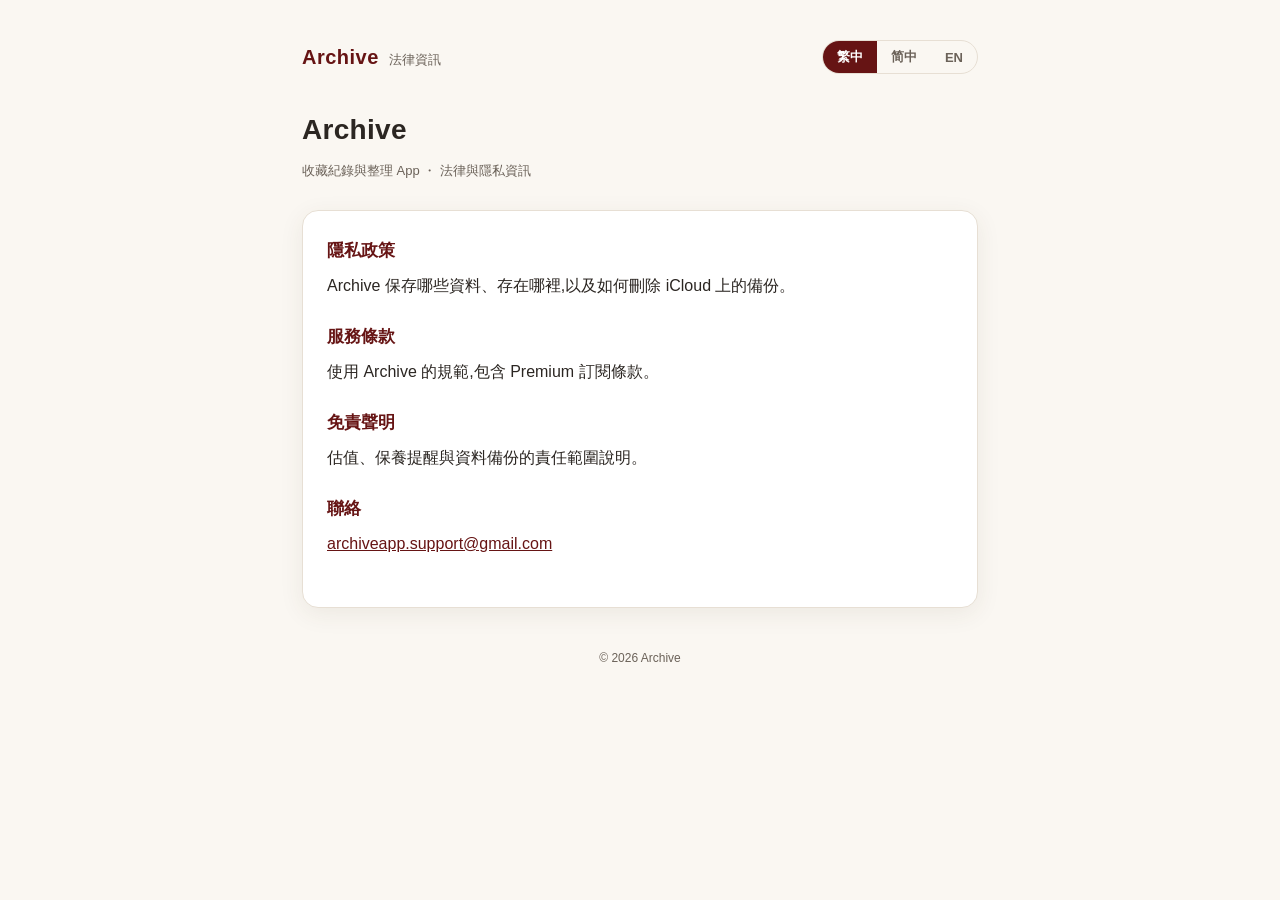
<file: index.html>
<!DOCTYPE html>
<html lang="zh-Hant" data-lang="zh">
<head>
<meta charset="utf-8">
<meta name="viewport" content="width=device-width, initial-scale=1">
<title>Archive — 法律資訊 Legal</title>
<link rel="stylesheet" href="assets/legal.css">
</head>
<body>
<div class="wrap">
  <div class="topbar">
    <div class="brand"><a href="index.html">Archive</a><span class="zh">法律資訊</span><span class="zhHans">法律信息</span><span class="en">Legal</span></div>
    <div class="lang">
      <button data-lang="zh">繁中</button>
      <button data-lang="zhHans">简中</button>
      <button data-lang="en">EN</button>
    </div>
  </div>

  <h1>Archive</h1>
  <p class="updated"><span class="zh">收藏紀錄與整理 App ・ 法律與隱私資訊</span><span class="zhHans">收藏记录与整理 App ・ 法律与隐私信息</span><span class="en">A collection catalog app ・ Legal &amp; privacy information</span></p>

  <div class="card">
    <section>
      <h2><a href="privacy.html"><span class="zh">隱私政策</span><span class="zhHans">隐私政策</span><span class="en">Privacy Policy</span></a></h2>
      <p><span class="zh">Archive 保存哪些資料、存在哪裡,以及如何刪除 iCloud 上的備份。</span><span class="zhHans">Archive 保存哪些数据、存在哪里,以及如何删除 iCloud 上的备份。</span><span class="en">What Archive stores, where it lives, and how to delete your iCloud backup.</span></p>
    </section>
    <section>
      <h2><a href="terms.html"><span class="zh">服務條款</span><span class="zhHans">服务条款</span><span class="en">Terms of Service</span></a></h2>
      <p><span class="zh">使用 Archive 的規範,包含 Premium 訂閱條款。</span><span class="zhHans">使用 Archive 的规范,包含 Premium 订阅条款。</span><span class="en">The rules for using Archive, including Premium subscription terms.</span></p>
    </section>
    <section>
      <h2><a href="disclaimer.html"><span class="zh">免責聲明</span><span class="zhHans">免责声明</span><span class="en">Disclaimer</span></a></h2>
      <p><span class="zh">估值、保養提醒與資料備份的責任範圍說明。</span><span class="zhHans">估值、保养提醒与数据备份的责任范围说明。</span><span class="en">Scope of responsibility for valuations, maintenance reminders, and data backup.</span></p>
    </section>
    <section>
      <h2><span class="zh">聯絡</span><span class="zhHans">联系</span><span class="en">Contact</span></h2>
      <p><a href="mailto:archiveapp.support@gmail.com">archiveapp.support@gmail.com</a></p>
    </section>
  </div>
  <footer>© 2026 Archive</footer>
</div>
<script src="assets/legal.js"></script>
</body>
</html>
</file>
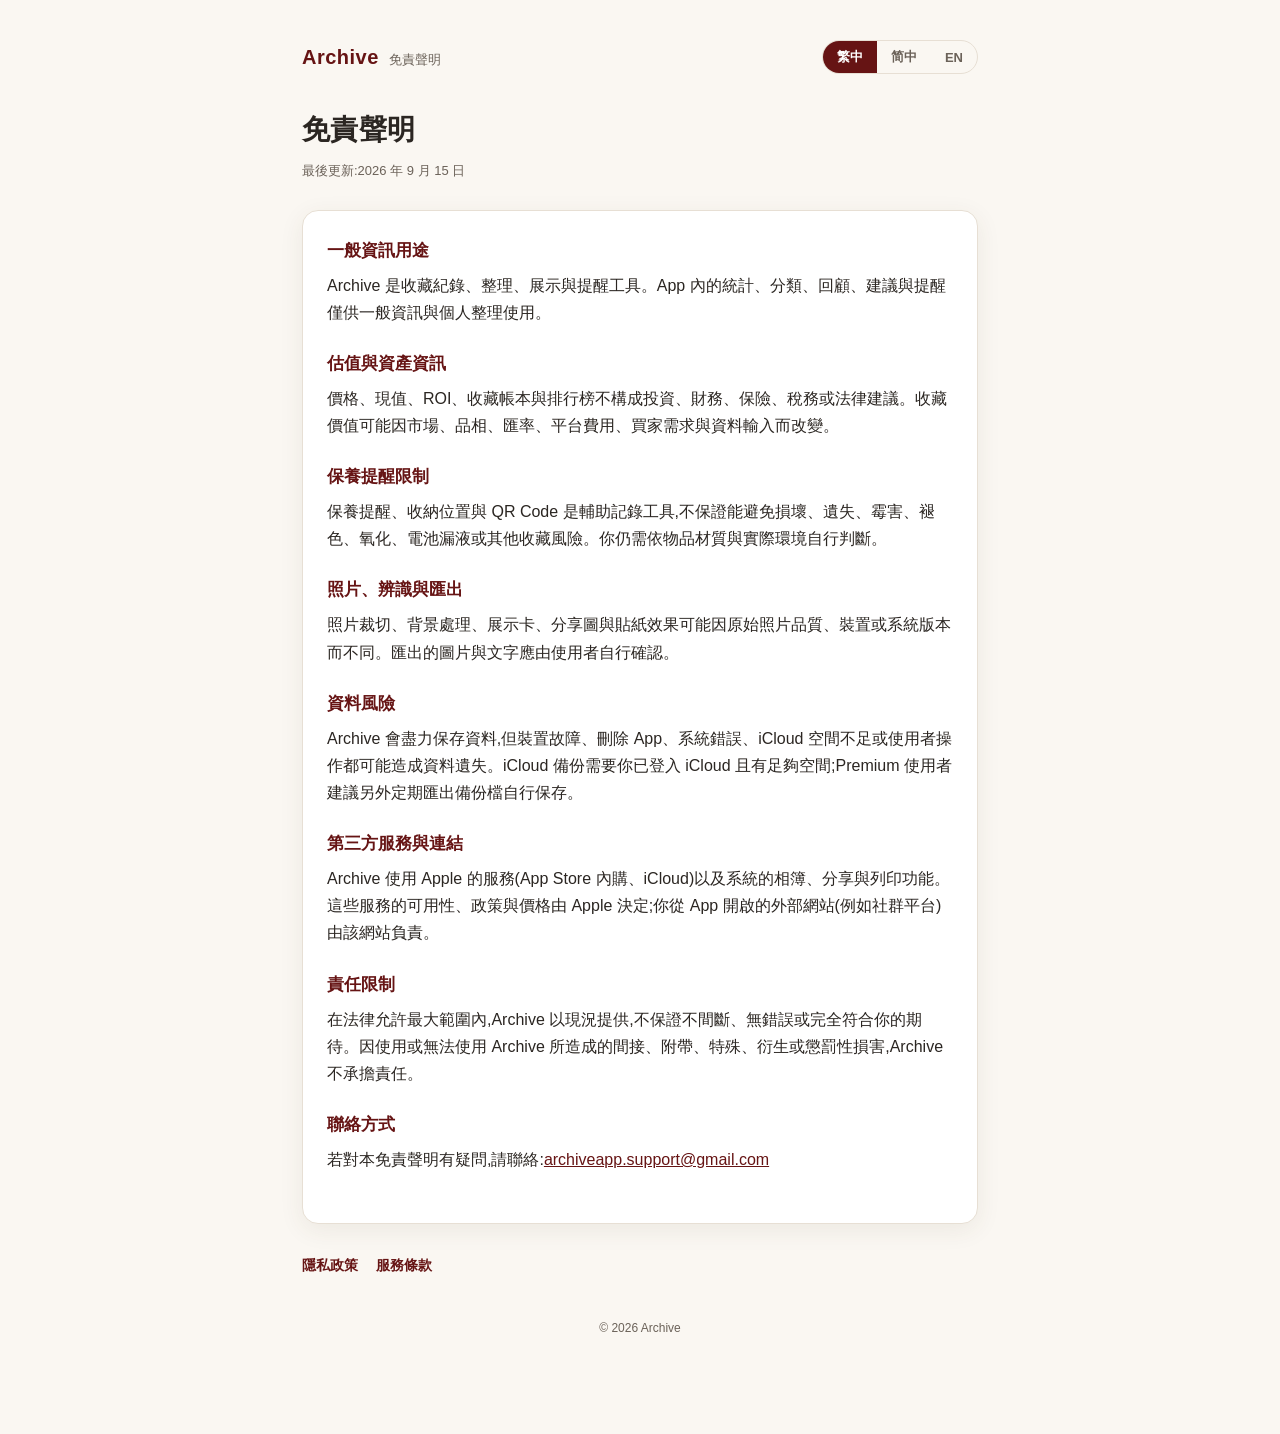
<file: disclaimer.html>
<!DOCTYPE html>
<html lang="zh-Hant" data-lang="zh">
<head>
<meta charset="utf-8">
<meta name="viewport" content="width=device-width, initial-scale=1">
<title>Archive — 免責聲明 Disclaimer</title>
<link rel="stylesheet" href="assets/legal.css">
</head>
<body>
<div class="wrap">
  <div class="topbar">
    <div class="brand"><a href="index.html">Archive</a><span class="zh">免責聲明</span><span class="zhHans">免责声明</span><span class="en">Disclaimer</span></div>
    <div class="lang">
      <button data-lang="zh">繁中</button>
      <button data-lang="zhHans">简中</button>
      <button data-lang="en">EN</button>
    </div>
  </div>

  <h1><span class="zh">免責聲明</span><span class="zhHans">免责声明</span><span class="en">Disclaimer</span></h1>
  <p class="updated"><span class="zh">最後更新:2026 年 9 月 15 日</span><span class="zhHans">最后更新:2026 年 9 月 15 日</span><span class="en">Last updated: September 15, 2026</span></p>

  <div class="card">
    <section>
      <h2><span class="zh">一般資訊用途</span><span class="zhHans">一般信息用途</span><span class="en">General Information Only</span></h2>
      <p><span class="zh">Archive 是收藏紀錄、整理、展示與提醒工具。App 內的統計、分類、回顧、建議與提醒僅供一般資訊與個人整理使用。</span><span class="zhHans">Archive 是收藏记录、整理、展示与提醒工具。App 内的统计、分类、回顾、建议与提醒仅供一般信息与个人整理使用。</span><span class="en">Archive is a tool for collection records, organization, display, and reminders. Statistics, categories, recaps, suggestions, and reminders are for general information and personal organization only.</span></p>
    </section>
    <section>
      <h2><span class="zh">估值與資產資訊</span><span class="zhHans">估值与资产信息</span><span class="en">Valuation and Asset Information</span></h2>
      <p><span class="zh">價格、現值、ROI、收藏帳本與排行榜不構成投資、財務、保險、稅務或法律建議。收藏價值可能因市場、品相、匯率、平台費用、買家需求與資料輸入而改變。</span><span class="zhHans">价格、现值、ROI、收藏账本与排行榜不构成投资、财务、保险、税务或法律建议。收藏价值可能因市场、品相、汇率、平台费用、买家需求与数据输入而改变。</span><span class="en">Prices, current values, ROI, asset dashboards, and rankings are not investment, financial, insurance, tax, or legal advice. Collection values may change based on market conditions, condition, exchange rates, platform fees, buyer demand, and user-entered data.</span></p>
    </section>
    <section>
      <h2><span class="zh">保養提醒限制</span><span class="zhHans">保养提醒限制</span><span class="en">Maintenance Reminder Limits</span></h2>
      <p><span class="zh">保養提醒、收納位置與 QR Code 是輔助記錄工具,不保證能避免損壞、遺失、霉害、褪色、氧化、電池漏液或其他收藏風險。你仍需依物品材質與實際環境自行判斷。</span><span class="zhHans">保养提醒、收纳位置与 QR Code 是辅助记录工具,不保证能避免损坏、遗失、霉害、褪色、氧化、电池漏液或其他收藏风险。你仍需依物品材质与实际环境自行判断。</span><span class="en">Maintenance reminders, storage locations, and QR codes are record-keeping aids. They do not guarantee prevention of damage, loss, mold, fading, oxidation, battery leakage, or other collection risks. You remain responsible for decisions based on each item's material and environment.</span></p>
    </section>
    <section>
      <h2><span class="zh">照片、辨識與匯出</span><span class="zhHans">照片、辨识与导出</span><span class="en">Photos, Processing, and Exports</span></h2>
      <p><span class="zh">照片裁切、背景處理、展示卡、分享圖與貼紙效果可能因原始照片品質、裝置或系統版本而不同。匯出的圖片與文字應由使用者自行確認。</span><span class="zhHans">照片裁切、背景处理、展示卡、分享图与贴纸效果可能因原始照片质量、设备或系统版本而不同。导出的图片与文字应由用户自行确认。</span><span class="en">Photo cropping, background processing, display cards, share images, and sticker effects may vary based on original photo quality, device, or system version. Users should review exported images and text before sharing.</span></p>
    </section>
    <section>
      <h2><span class="zh">資料風險</span><span class="zhHans">数据风险</span><span class="en">Data Risks</span></h2>
      <p><span class="zh">Archive 會盡力保存資料,但裝置故障、刪除 App、系統錯誤、iCloud 空間不足或使用者操作都可能造成資料遺失。iCloud 備份需要你已登入 iCloud 且有足夠空間;Premium 使用者建議另外定期匯出備份檔自行保存。</span><span class="zhHans">Archive 会尽力保存数据,但设备故障、删除 App、系统错误、iCloud 空间不足或用户操作都可能造成数据遗失。iCloud 备份需要你已登录 iCloud 且有足够空间;Premium 用户建议另外定期导出备份文件自行保存。</span><span class="en">Archive works to preserve data, but device failure, app deletion, system errors, insufficient iCloud storage, or user actions may cause data loss. iCloud backup requires being signed in to iCloud with enough space; Premium users are encouraged to also export a backup file regularly.</span></p>
    </section>
    <section>
      <h2><span class="zh">第三方服務與連結</span><span class="zhHans">第三方服务与链接</span><span class="en">Third-Party Services and Links</span></h2>
      <p><span class="zh">Archive 使用 Apple 的服務(App Store 內購、iCloud)以及系統的相簿、分享與列印功能。這些服務的可用性、政策與價格由 Apple 決定;你從 App 開啟的外部網站(例如社群平台)由該網站負責。</span><span class="zhHans">Archive 使用 Apple 的服务(App Store 内购、iCloud)以及系统的相册、分享与打印功能。这些服务的可用性、政策与价格由 Apple 决定;你从 App 打开的外部网站(例如社群平台)由该网站负责。</span><span class="en">Archive relies on Apple services (App Store in-app purchases and iCloud) and system features such as the photo library, sharing, and printing. Availability, policies, and pricing of these services are controlled by Apple; external websites you open from the app, such as social platforms, are the responsibility of those sites.</span></p>
    </section>
    <section>
      <h2><span class="zh">責任限制</span><span class="zhHans">责任限制</span><span class="en">Limitation of Liability</span></h2>
      <p><span class="zh">在法律允許最大範圍內,Archive 以現況提供,不保證不間斷、無錯誤或完全符合你的期待。因使用或無法使用 Archive 所造成的間接、附帶、特殊、衍生或懲罰性損害,Archive 不承擔責任。</span><span class="zhHans">在法律允许最大范围内,Archive 以现况提供,不保证不间断、无错误或完全符合你的期待。因使用或无法使用 Archive 所造成的间接、附带、特殊、衍生或惩罚性损害,Archive 不承担责任。</span><span class="en">To the maximum extent permitted by law, Archive is provided as is and as available. Archive does not guarantee uninterrupted, error-free, or expectation-matching operation. Archive is not liable for indirect, incidental, special, consequential, or punitive damages arising from use or inability to use Archive.</span></p>
    </section>
    <section>
      <h2><span class="zh">聯絡方式</span><span class="zhHans">联系方式</span><span class="en">Contact</span></h2>
      <p><span class="zh">若對本免責聲明有疑問,請聯絡:<a href="mailto:archiveapp.support@gmail.com">archiveapp.support@gmail.com</a></span><span class="zhHans">若对本免责声明有疑问,请联系:<a href="mailto:archiveapp.support@gmail.com">archiveapp.support@gmail.com</a></span><span class="en">For questions about this Disclaimer, contact: <a href="mailto:archiveapp.support@gmail.com">archiveapp.support@gmail.com</a></span></p>
    </section>
  </div>

  <div class="nav">
    <a href="privacy.html"><span class="zh">隱私政策</span><span class="zhHans">隐私政策</span><span class="en">Privacy Policy</span></a>
    <a href="terms.html"><span class="zh">服務條款</span><span class="zhHans">服务条款</span><span class="en">Terms of Service</span></a>
  </div>
  <footer>© 2026 Archive</footer>
</div>
<script src="assets/legal.js"></script>
</body>
</html>
</file>
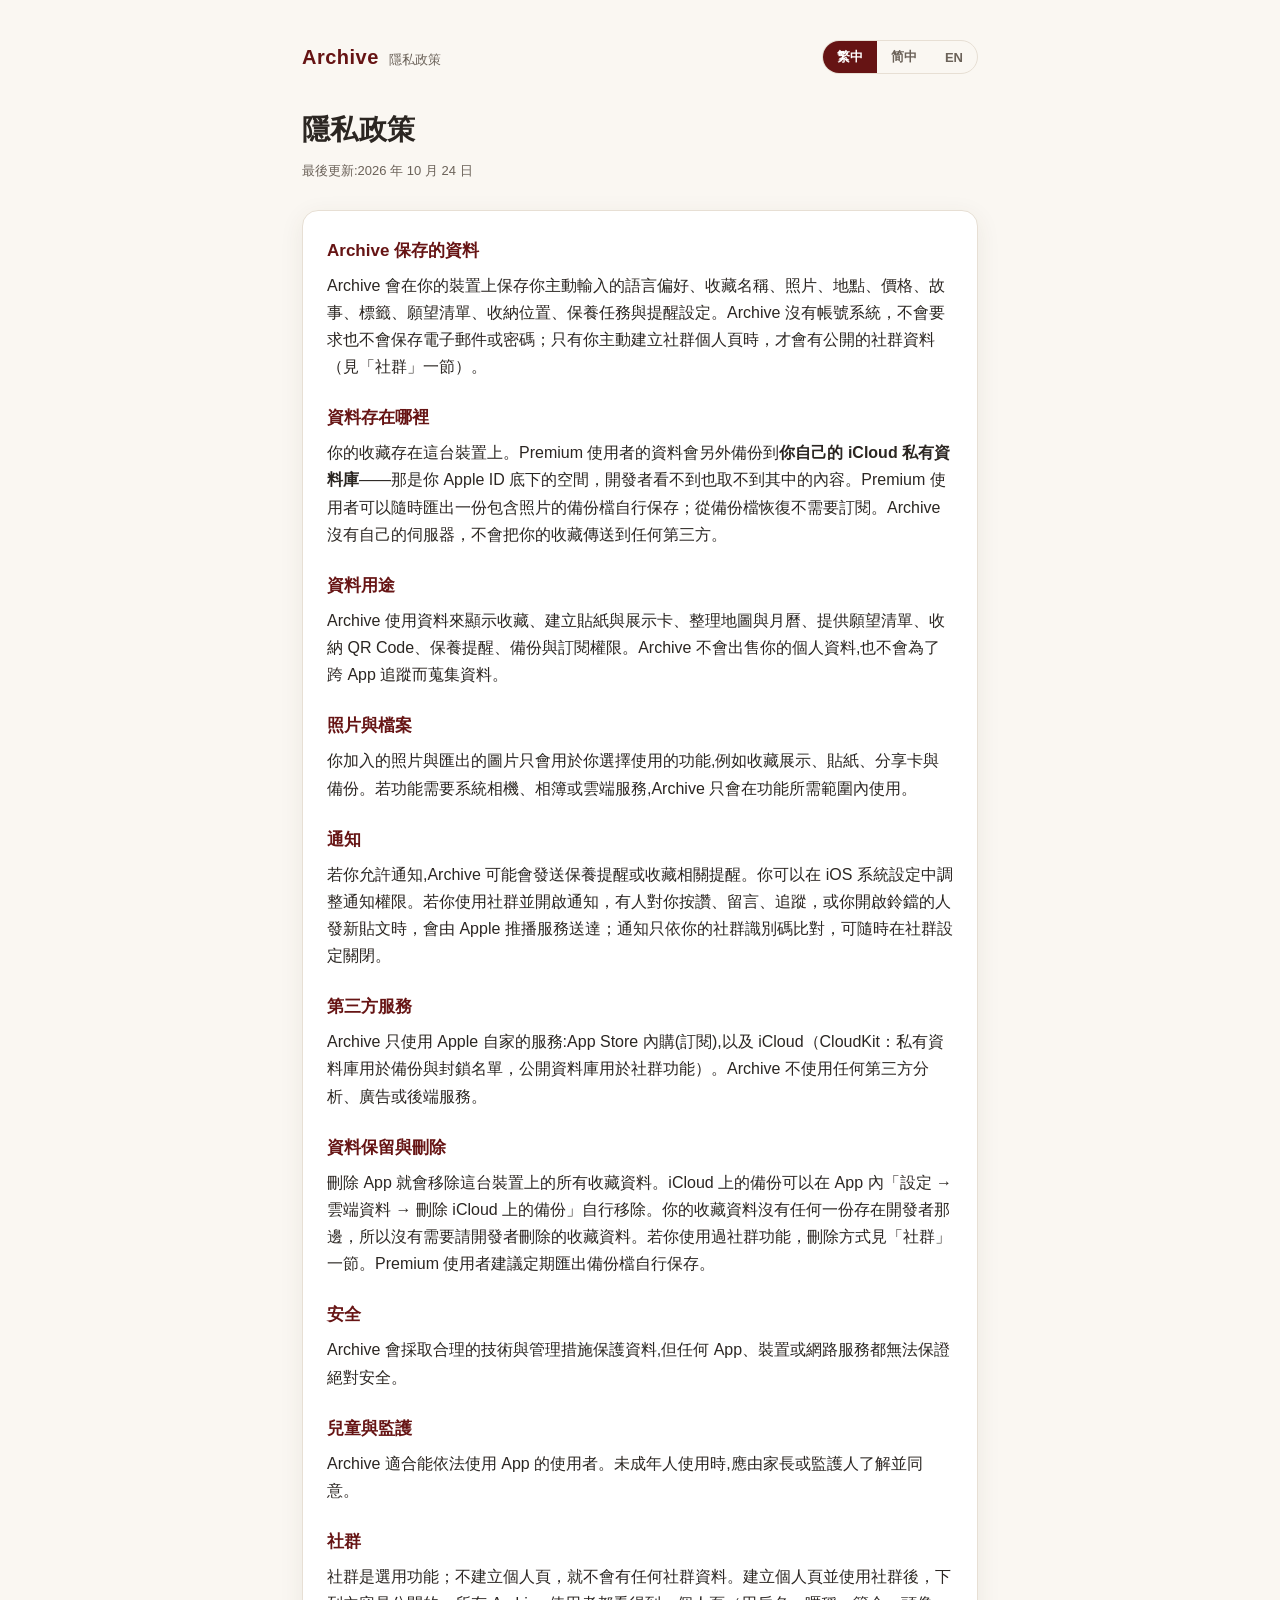
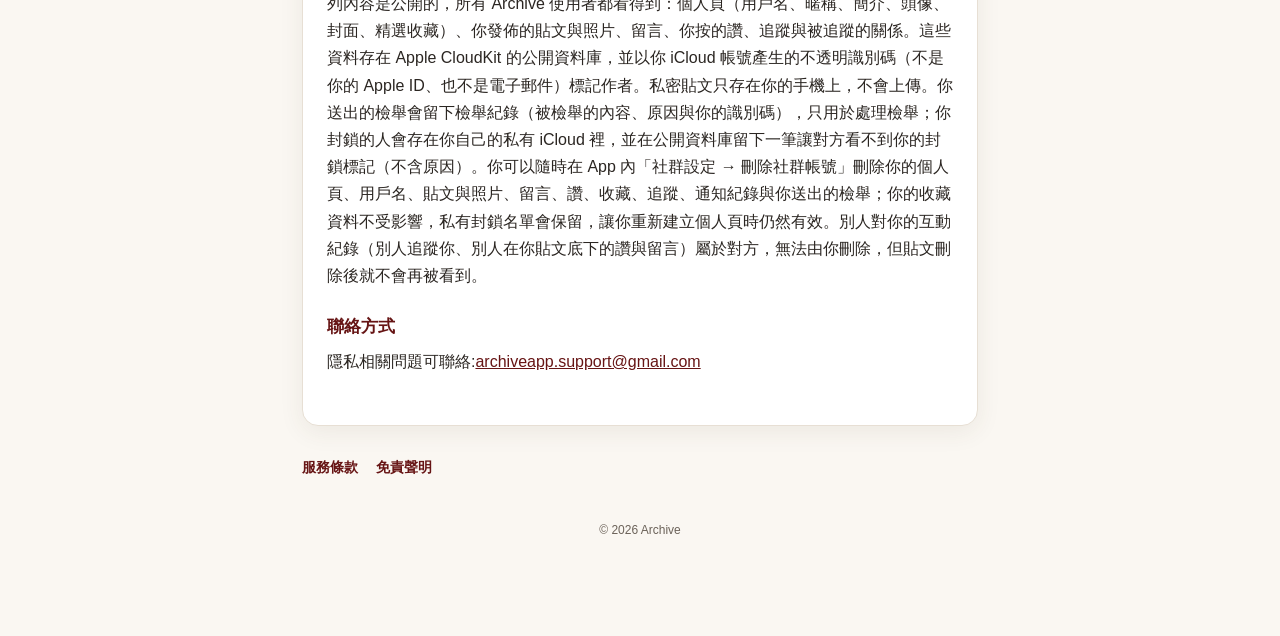
<file: privacy.html>
<!DOCTYPE html>
<html lang="zh-Hant" data-lang="zh">
<head>
<meta charset="utf-8">
<meta name="viewport" content="width=device-width, initial-scale=1">
<title>Archive — 隱私政策 Privacy Policy</title>
<link rel="stylesheet" href="assets/legal.css">
</head>
<body>
<div class="wrap">
  <div class="topbar">
    <div class="brand"><a href="index.html">Archive</a><span class="zh">隱私政策</span><span class="zhHans">隐私政策</span><span class="en">Privacy Policy</span></div>
    <div class="lang">
      <button data-lang="zh">繁中</button>
      <button data-lang="zhHans">简中</button>
      <button data-lang="en">EN</button>
    </div>
  </div>

  <h1><span class="zh">隱私政策</span><span class="zhHans">隐私政策</span><span class="en">Privacy Policy</span></h1>
  <p class="updated"><span class="zh">最後更新:2026 年 10 月 24 日</span><span class="zhHans">最后更新:2026 年 10 月 24 日</span><span class="en">Last updated: October 24, 2026</span></p>

  <div class="card">
    <section>
      <h2><span class="zh">Archive 保存的資料</span><span class="zhHans">Archive 保存的数据</span><span class="en">Information Archive Stores</span></h2>
      <p><span class="zh">Archive 會在你的裝置上保存你主動輸入的語言偏好、收藏名稱、照片、地點、價格、故事、標籤、願望清單、收納位置、保養任務與提醒設定。Archive 沒有帳號系統，不會要求也不會保存電子郵件或密碼；只有你主動建立社群個人頁時，才會有公開的社群資料（見「社群」一節）。</span><span class="zhHans">Archive 会在你的设备上保存你主动输入的语言偏好、收藏名称、照片、地点、价格、故事、标签、愿望清单、收纳位置、保养任务与提醒设置。Archive 没有账号系统，不会要求也不会保存电子邮件或密码；只有你主动创建社群个人页时，才会有公开的社群数据（见「社群」一节）。</span><span class="en">Archive stores the language preference, collection names, photos, locations, prices, stories, tags, wishlist entries, storage locations, maintenance tasks, and reminder settings you choose to provide — on your device. Archive has no accounts and never asks for or stores an email address or password; community data exists only if you choose to create a community profile (see "Community").</span></p>
    </section>
    <section>
      <h2><span class="zh">資料存在哪裡</span><span class="zhHans">数据存在哪里</span><span class="en">Where Your Data Lives</span></h2>
      <p><span class="zh">你的收藏存在這台裝置上。Premium 使用者的資料會另外備份到<strong>你自己的 iCloud 私有資料庫</strong>——那是你 Apple ID 底下的空間，開發者看不到也取不到其中的內容。Premium 使用者可以隨時匯出一份包含照片的備份檔自行保存；從備份檔恢復不需要訂閱。Archive 沒有自己的伺服器，不會把你的收藏傳送到任何第三方。</span><span class="zhHans">你的收藏存在这台设备上。Premium 用户的数据会另外备份到<strong>你自己的 iCloud 私有数据库</strong>——那是你 Apple ID 底下的空间，开发者看不到也取不到其中的内容。Premium 用户可以随时导出一份包含照片的备份文件自行保存；从备份文件恢复不需要订阅。Archive 没有自己的服务器，不会把你的收藏传送到任何第三方。</span><span class="en">Your collection lives on this device. For Premium users it is also backed up to <strong>your own private iCloud database</strong> — space under your Apple ID that the developer cannot see or retrieve. Premium users can export a backup file including photos at any time and keep it themselves; restoring from a backup file never requires a subscription. Archive runs no server of its own and does not send your collection to any third party.</span></p>
    </section>
    <section>
      <h2><span class="zh">資料用途</span><span class="zhHans">数据用途</span><span class="en">How We Use Information</span></h2>
      <p><span class="zh">Archive 使用資料來顯示收藏、建立貼紙與展示卡、整理地圖與月曆、提供願望清單、收納 QR Code、保養提醒、備份與訂閱權限。Archive 不會出售你的個人資料,也不會為了跨 App 追蹤而蒐集資料。</span><span class="zhHans">Archive 使用数据来显示收藏、创建贴纸与展示卡、整理地图与月历、提供愿望清单、收纳 QR Code、保养提醒、备份与订阅权限。Archive 不会出售你的个人资料,也不会为了跨 App 追踪而搜集数据。</span><span class="en">Archive uses data to display collections, create stickers and display cards, organize maps and calendars, provide wishlists, storage QR codes, maintenance reminders, backups, and subscription access. Archive does not sell your personal information and does not collect data for cross-app tracking.</span></p>
    </section>
    <section>
      <h2><span class="zh">照片與檔案</span><span class="zhHans">照片与文件</span><span class="en">Photos and Files</span></h2>
      <p><span class="zh">你加入的照片與匯出的圖片只會用於你選擇使用的功能,例如收藏展示、貼紙、分享卡與備份。若功能需要系統相機、相簿或雲端服務,Archive 只會在功能所需範圍內使用。</span><span class="zhHans">你加入的照片与导出的图片只会用于你选择使用的功能,例如收藏展示、贴纸、分享卡与备份。若功能需要系统相机、相册或云端服务,Archive 只会在功能所需范围内使用。</span><span class="en">Photos and exported images are used only for features you choose, such as collection display, stickers, share cards, and backups. When camera, photo library, or cloud services are needed, Archive uses them only as required for the feature.</span></p>
    </section>
    <section>
      <h2><span class="zh">通知</span><span class="zhHans">通知</span><span class="en">Notifications</span></h2>
      <p><span class="zh">若你允許通知,Archive 可能會發送保養提醒或收藏相關提醒。你可以在 iOS 系統設定中調整通知權限。若你使用社群並開啟通知，有人對你按讚、留言、追蹤，或你開啟鈴鐺的人發新貼文時，會由 Apple 推播服務送達；通知只依你的社群識別碼比對，可隨時在社群設定關閉。</span><span class="zhHans">若你允许通知,Archive 可能会发送保养提醒或收藏相关提醒。你可以在 iOS 系统设置中调整通知权限。若你使用社群并开启通知，有人对你点赞、留言、关注，或你开启铃铛的人发新帖子时，会由 Apple 推送服务送达；通知只依你的社群标识符匹配，可随时在社群设置关闭。</span><span class="en">If you allow notifications, Archive may send maintenance reminders or collection-related reminders. You can change notification permissions in iOS Settings. If you use the community and turn notifications on, Apple's push service delivers an alert when someone likes, comments on or follows you, or when someone whose bell you turned on posts; alerts are matched only by your community identifier and can be turned off any time in Community settings.</span></p>
    </section>
    <section>
      <h2><span class="zh">第三方服務</span><span class="zhHans">第三方服务</span><span class="en">Third-Party Services</span></h2>
      <p><span class="zh">Archive 只使用 Apple 自家的服務:App Store 內購(訂閱),以及 iCloud（CloudKit：私有資料庫用於備份與封鎖名單，公開資料庫用於社群功能）。Archive 不使用任何第三方分析、廣告或後端服務。</span><span class="zhHans">Archive 只使用 Apple 自家的服务:App Store 内购(订阅),以及 iCloud（CloudKit：私有数据库用于备份与拉黑名单，公开数据库用于社群功能）。Archive 不使用任何第三方分析、广告或后端服务。</span><span class="en">Archive uses only Apple's own services: App Store in-app purchases for subscriptions, and iCloud (CloudKit: the private database for backup and your block list, the public database for community features). Archive uses no third-party analytics, advertising, or backend services.</span></p>
    </section>
    <section>
      <h2><span class="zh">資料保留與刪除</span><span class="zhHans">数据保留与删除</span><span class="en">Retention and Deletion</span></h2>
      <p><span class="zh">刪除 App 就會移除這台裝置上的所有收藏資料。iCloud 上的備份可以在 App 內「設定 → 雲端資料 → 刪除 iCloud 上的備份」自行移除。你的收藏資料沒有任何一份存在開發者那邊，所以沒有需要請開發者刪除的收藏資料。若你使用過社群功能，刪除方式見「社群」一節。Premium 使用者建議定期匯出備份檔自行保存。</span><span class="zhHans">删除 App 就会移除这台设备上的所有收藏数据。iCloud 上的备份可以在 App 内「设置 → 云端数据 → 删除 iCloud 上的备份」自行移除。你的收藏数据没有任何一份存在开发者那边，所以没有需要请开发者删除的收藏数据。若你使用过社群功能，删除方式见「社群」一节。Premium 用户建议定期导出备份文件自行保存。</span><span class="en">Deleting the app removes every treasure stored on this device. The iCloud backup can be removed in the app under Settings → iCloud Data → "Delete iCloud Backup". No copy of your collection is held by the developer, so there is no collection data for us to delete. If you have used the community, see "Community" for how to delete that data. For Premium users, exporting a backup file from time to time is recommended.</span></p>
    </section>
    <section>
      <h2><span class="zh">安全</span><span class="zhHans">安全</span><span class="en">Security</span></h2>
      <p><span class="zh">Archive 會採取合理的技術與管理措施保護資料,但任何 App、裝置或網路服務都無法保證絕對安全。</span><span class="zhHans">Archive 会采取合理的技术与管理措施保护数据,但任何 App、设备或网络服务都无法保证绝对安全。</span><span class="en">Archive uses reasonable technical and organizational safeguards, but no app, device, or internet service can be guaranteed to be perfectly secure.</span></p>
    </section>
    <section>
      <h2><span class="zh">兒童與監護</span><span class="zhHans">儿童与监护</span><span class="en">Children and Guardians</span></h2>
      <p><span class="zh">Archive 適合能依法使用 App 的使用者。未成年人使用時,應由家長或監護人了解並同意。</span><span class="zhHans">Archive 适合能依法使用 App 的用户。未成年人使用时,应由家长或监护人了解并同意。</span><span class="en">Archive is intended for users who can lawfully use apps. If a minor uses Archive, a parent or guardian should review and consent to use.</span></p>
    </section>
    <section>
      <h2><span class="zh">社群</span><span class="zhHans">社群</span><span class="en">Community</span></h2>
      <p><span class="zh">社群是選用功能；不建立個人頁，就不會有任何社群資料。建立個人頁並使用社群後，下列內容是公開的，所有 Archive 使用者都看得到：個人頁（用戶名、暱稱、簡介、頭像、封面、精選收藏）、你發佈的貼文與照片、留言、你按的讚、追蹤與被追蹤的關係。這些資料存在 Apple CloudKit 的公開資料庫，並以你 iCloud 帳號產生的不透明識別碼（不是你的 Apple ID、也不是電子郵件）標記作者。私密貼文只存在你的手機上，不會上傳。你送出的檢舉會留下檢舉紀錄（被檢舉的內容、原因與你的識別碼），只用於處理檢舉；你封鎖的人會存在你自己的私有 iCloud 裡，並在公開資料庫留下一筆讓對方看不到你的封鎖標記（不含原因）。你可以隨時在 App 內「社群設定 → 刪除社群帳號」刪除你的個人頁、用戶名、貼文與照片、留言、讚、收藏、追蹤、通知紀錄與你送出的檢舉；你的收藏資料不受影響，私有封鎖名單會保留，讓你重新建立個人頁時仍然有效。別人對你的互動紀錄（別人追蹤你、別人在你貼文底下的讚與留言）屬於對方，無法由你刪除，但貼文刪除後就不會再被看到。</span><span class="zhHans">社群是选用功能；不创建个人页，就不会有任何社群数据。创建个人页并使用社群后，下列内容是公开的，所有 Archive 用户都看得到：个人页（用户名、昵称、简介、头像、封面、精选收藏）、你发布的帖子与照片、留言、你点的赞、关注与被关注的关系。这些数据存在 Apple CloudKit 的公开数据库，并以你 iCloud 账号生成的不透明标识符（不是你的 Apple ID、也不是电子邮件）标记作者。私密帖子只存在你的手机上，不会上传。你提交的举报会留下举报记录（被举报的内容、原因与你的标识符），只用于处理举报；你拉黑的人会存在你自己的私有 iCloud 里，并在公开数据库留下一条让对方看不到你的拉黑标记（不含原因）。你可以随时在 App 内「社群设置 → 删除社群账号」删除你的个人页、用户名、帖子与照片、留言、赞、收藏、关注、通知记录与你提交的举报；你的收藏数据不受影响，私有拉黑名单会保留，让你重新创建个人页时仍然有效。别人对你的互动记录（别人关注你、别人在你帖子下的赞与留言）属于对方，无法由你删除，但帖子删除后就不会再被看到。</span><span class="en">The community is optional; if you never create a profile, no community data exists. Once you create a profile and use the community, the following is public and visible to every Archive user: your profile (username, nickname, bio, avatar, cover, featured items), the posts and photos you publish, your comments, your likes, and who you follow and who follows you. This data lives in Apple's CloudKit public database and is tagged with an opaque identifier derived from your iCloud account (not your Apple ID or email). Private posts stay on your phone and are never uploaded. Reports you send are stored (the reported content, the reason, and your identifier) and used only to handle reports; people you block are kept in your own private iCloud, plus a block marker in the public database (no reason included) so the other person can no longer see you. You can delete your profile, username, posts and photos, comments, likes, saves, follows, activity records and the reports you sent at any time in the app under Community settings → Delete community account. Your collection is not affected, and your private block list is kept so it still applies if you create a profile again. Interactions other people left about you (their follows, and their likes and comments on your posts) belong to them and can't be deleted by you, but they are no longer visible once your posts are gone.</span></p>
    </section>
    <section>
      <h2><span class="zh">聯絡方式</span><span class="zhHans">联系方式</span><span class="en">Contact</span></h2>
      <p><span class="zh">隱私相關問題可聯絡:<a href="mailto:archiveapp.support@gmail.com">archiveapp.support@gmail.com</a></span><span class="zhHans">隐私相关问题可联系:<a href="mailto:archiveapp.support@gmail.com">archiveapp.support@gmail.com</a></span><span class="en">For privacy questions, contact: <a href="mailto:archiveapp.support@gmail.com">archiveapp.support@gmail.com</a></span></p>
    </section>
  </div>

  <div class="nav">
    <a href="terms.html"><span class="zh">服務條款</span><span class="zhHans">服务条款</span><span class="en">Terms of Service</span></a>
    <a href="disclaimer.html"><span class="zh">免責聲明</span><span class="zhHans">免责声明</span><span class="en">Disclaimer</span></a>
  </div>
  <footer>© 2026 Archive</footer>
</div>
<script src="assets/legal.js"></script>
</body>
</html>
</file>
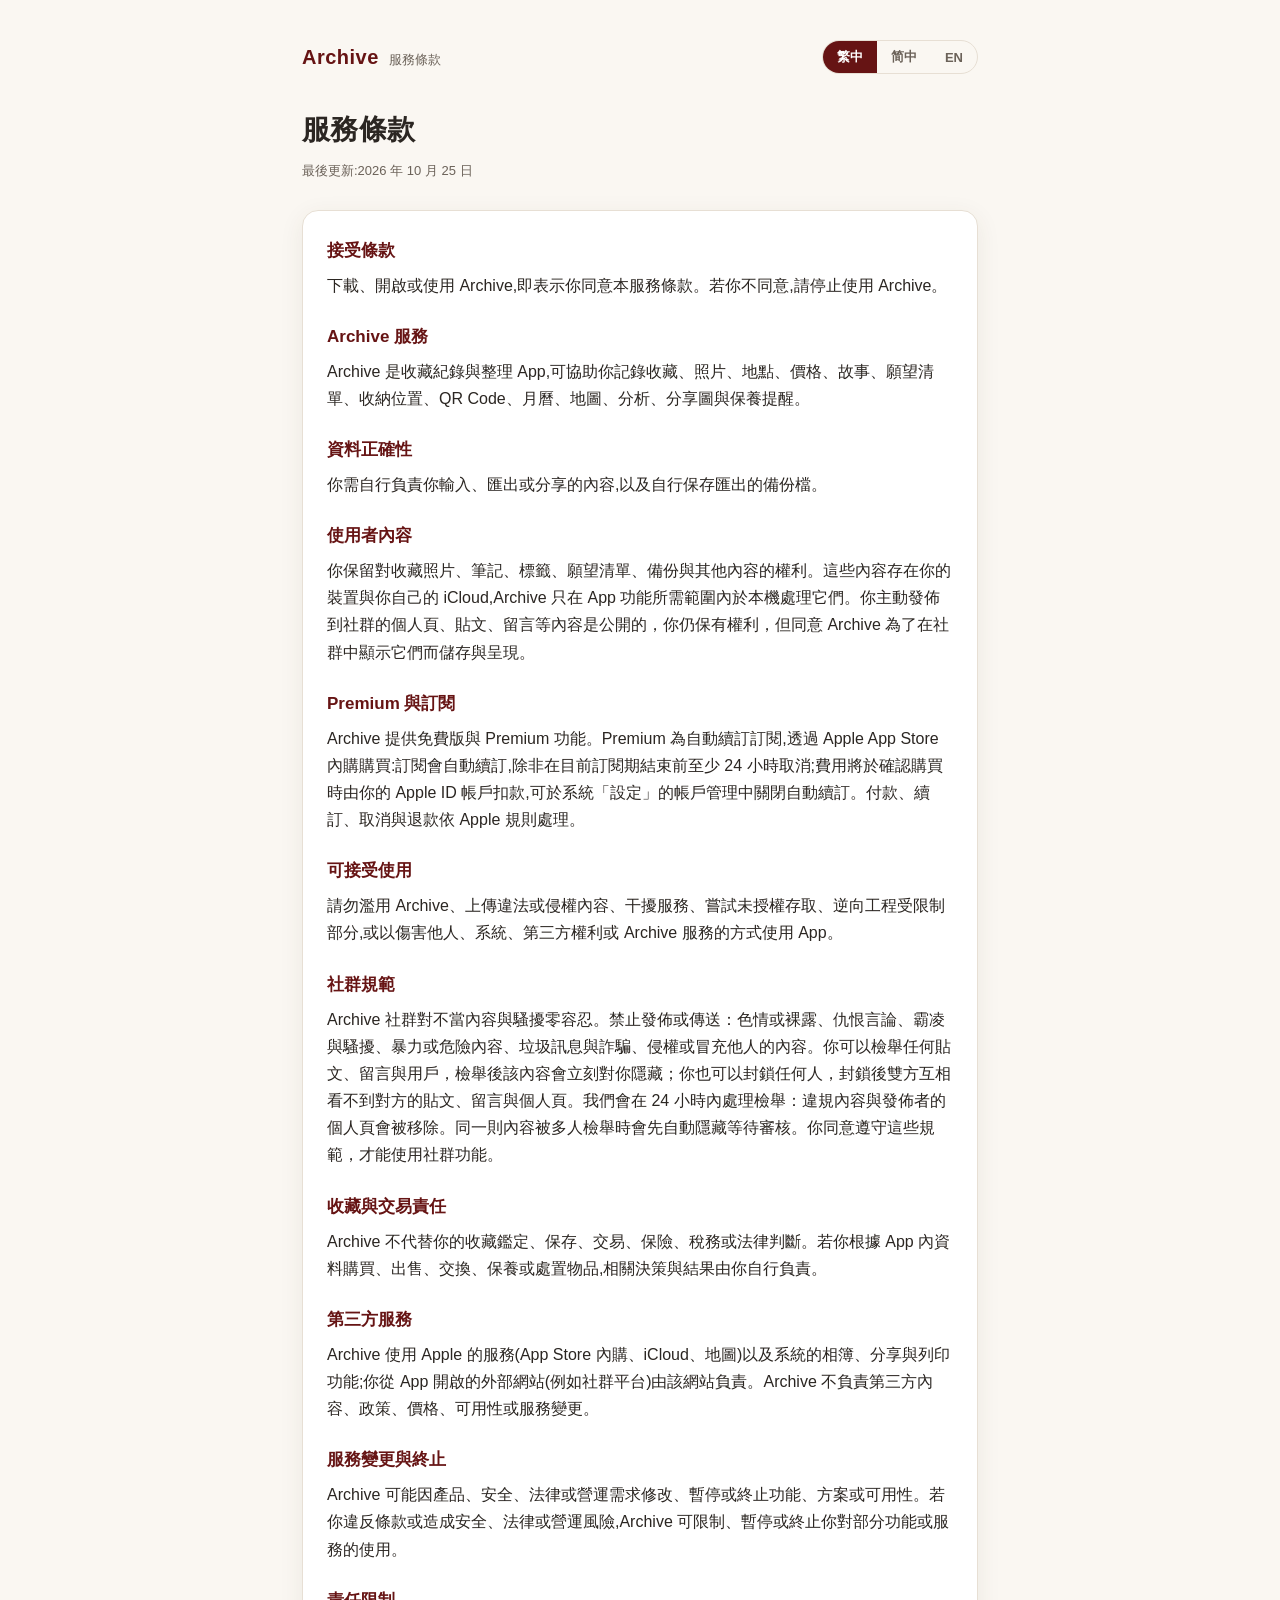
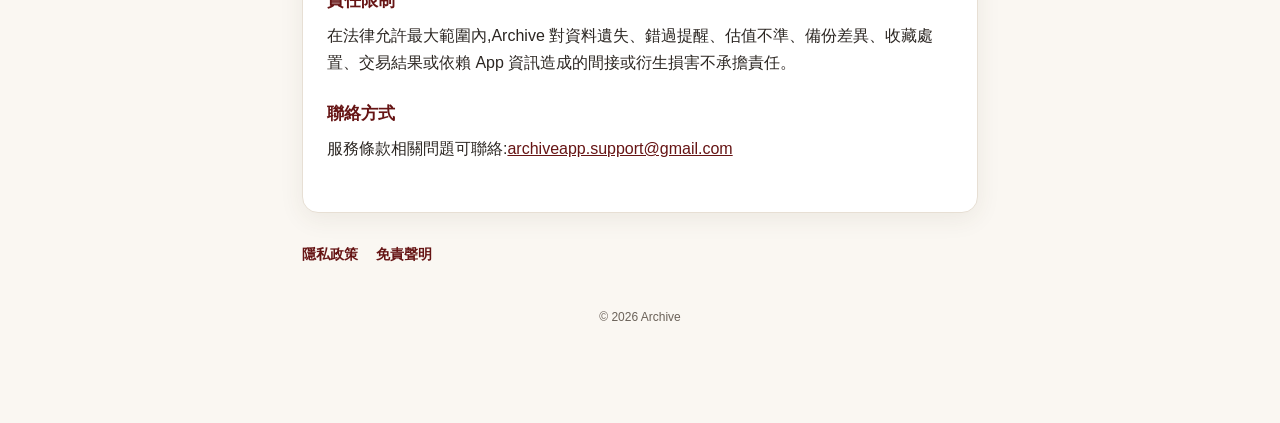
<file: terms.html>
<!DOCTYPE html>
<html lang="zh-Hant" data-lang="zh">
<head>
<meta charset="utf-8">
<meta name="viewport" content="width=device-width, initial-scale=1">
<title>Archive — 服務條款 Terms of Service</title>
<link rel="stylesheet" href="assets/legal.css">
</head>
<body>
<div class="wrap">
  <div class="topbar">
    <div class="brand"><a href="index.html">Archive</a><span class="zh">服務條款</span><span class="zhHans">服务条款</span><span class="en">Terms of Service</span></div>
    <div class="lang">
      <button data-lang="zh">繁中</button>
      <button data-lang="zhHans">简中</button>
      <button data-lang="en">EN</button>
    </div>
  </div>

  <h1><span class="zh">服務條款</span><span class="zhHans">服务条款</span><span class="en">Terms of Service</span></h1>
  <p class="updated"><span class="zh">最後更新:2026 年 10 月 25 日</span><span class="zhHans">最后更新:2026 年 10 月 25 日</span><span class="en">Last updated: October 25, 2026</span></p>

  <div class="card">
    <section>
      <h2><span class="zh">接受條款</span><span class="zhHans">接受条款</span><span class="en">Acceptance</span></h2>
      <p><span class="zh">下載、開啟或使用 Archive,即表示你同意本服務條款。若你不同意,請停止使用 Archive。</span><span class="zhHans">下载、打开或使用 Archive,即表示你同意本服务条款。若你不同意,请停止使用 Archive。</span><span class="en">By downloading, opening, or using Archive, you agree to these Terms. If you do not agree, stop using Archive.</span></p>
    </section>
    <section>
      <h2><span class="zh">Archive 服務</span><span class="zhHans">Archive 服务</span><span class="en">Archive Service</span></h2>
      <p><span class="zh">Archive 是收藏紀錄與整理 App,可協助你記錄收藏、照片、地點、價格、故事、願望清單、收納位置、QR Code、月曆、地圖、分析、分享圖與保養提醒。</span><span class="zhHans">Archive 是收藏记录与整理 App,可协助你记录收藏、照片、地点、价格、故事、愿望清单、收纳位置、QR Code、月历、地图、分析、分享图与保养提醒。</span><span class="en">Archive is a collection record and organization app that helps you record treasures, photos, locations, prices, stories, wishlists, storage locations, QR codes, calendars, maps, analytics, share images, and maintenance reminders.</span></p>
    </section>
    <section>
      <h2><span class="zh">資料正確性</span><span class="zhHans">数据正确性</span><span class="en">Accuracy</span></h2>
      <p><span class="zh">你需自行負責你輸入、匯出或分享的內容,以及自行保存匯出的備份檔。</span><span class="zhHans">你需自行负责你输入、导出或分享的内容,以及自行保存导出的备份文件。</span><span class="en">You are responsible for content you enter, export, or share, and for keeping any backup files you export.</span></p>
    </section>
    <section>
      <h2><span class="zh">使用者內容</span><span class="zhHans">用户内容</span><span class="en">User Content</span></h2>
      <p><span class="zh">你保留對收藏照片、筆記、標籤、願望清單、備份與其他內容的權利。這些內容存在你的裝置與你自己的 iCloud,Archive 只在 App 功能所需範圍內於本機處理它們。你主動發佈到社群的個人頁、貼文、留言等內容是公開的，你仍保有權利，但同意 Archive 為了在社群中顯示它們而儲存與呈現。</span><span class="zhHans">你保留对收藏照片、笔记、标签、愿望清单、备份与其他内容的权利。这些内容存在你的设备与你自己的 iCloud,Archive 只在 App 功能所需范围内于本机处理它们。你主动发布到社群的个人页、帖子、留言等内容是公开的，你仍保有权利，但同意 Archive 为了在社群中显示它们而存储与呈现。</span><span class="en">You retain rights to collection photos, notes, tags, wishlist items, backups, and other content. This content lives on your device and in your own iCloud; Archive processes it on-device only as needed for app features. The profile, posts, comments and other content you choose to publish to the community are public; you keep your rights, and you allow Archive to store and display them in the community.</span></p>
    </section>
    <section>
      <h2><span class="zh">Premium 與訂閱</span><span class="zhHans">Premium 与订阅</span><span class="en">Premium and Subscriptions</span></h2>
      <p><span class="zh">Archive 提供免費版與 Premium 功能。Premium 為自動續訂訂閱,透過 Apple App Store 內購購買:訂閱會自動續訂,除非在目前訂閱期結束前至少 24 小時取消;費用將於確認購買時由你的 Apple ID 帳戶扣款,可於系統「設定」的帳戶管理中關閉自動續訂。付款、續訂、取消與退款依 Apple 規則處理。</span><span class="zhHans">Archive 提供免费版与 Premium 功能。Premium 为自动续订订阅,通过 Apple App Store 内购购买:订阅会自动续订,除非在目前订阅期结束前至少 24 小时取消;费用将于确认购买时由你的 Apple ID 账户扣款,可于系统「设置」的账户管理中关闭自动续订。付款、续订、取消与退款依 Apple 规则处理。</span><span class="en">Archive offers Free and Premium features. Premium is an auto-renewable subscription purchased through Apple App Store in-app purchase: it renews automatically unless canceled at least 24 hours before the end of the current period; your Apple ID account is charged upon confirmation of purchase, and auto-renewal can be turned off in your device Settings account management. Payment, renewal, cancellation, and refunds are handled according to Apple's rules.</span></p>
    </section>
    <section>
      <h2><span class="zh">可接受使用</span><span class="zhHans">可接受使用</span><span class="en">Acceptable Use</span></h2>
      <p><span class="zh">請勿濫用 Archive、上傳違法或侵權內容、干擾服務、嘗試未授權存取、逆向工程受限制部分,或以傷害他人、系統、第三方權利或 Archive 服務的方式使用 App。</span><span class="zhHans">请勿滥用 Archive、上传违法或侵权内容、干扰服务、尝试未授权访问、逆向工程受限制部分,或以伤害他人、系统、第三方权利或 Archive 服务的方式使用 App。</span><span class="en">Do not misuse Archive, upload unlawful or infringing content, interfere with the service, attempt unauthorized access, reverse engineer restricted parts, or use the app in a way that harms others, systems, third-party rights, or Archive.</span></p>
    </section>
    <section>
      <h2><span class="zh">社群規範</span><span class="zhHans">社群规范</span><span class="en">Community Rules</span></h2>
      <p><span class="zh">Archive 社群對不當內容與騷擾零容忍。禁止發佈或傳送：色情或裸露、仇恨言論、霸凌與騷擾、暴力或危險內容、垃圾訊息與詐騙、侵權或冒充他人的內容。你可以檢舉任何貼文、留言與用戶，檢舉後該內容會立刻對你隱藏；你也可以封鎖任何人，封鎖後雙方互相看不到對方的貼文、留言與個人頁。我們會在 24 小時內處理檢舉：違規內容與發佈者的個人頁會被移除。同一則內容被多人檢舉時會先自動隱藏等待審核。你同意遵守這些規範，才能使用社群功能。</span><span class="zhHans">Archive 社群对不当内容与骚扰零容忍。禁止发布或发送：色情或裸露、仇恨言论、霸凌与骚扰、暴力或危险内容、垃圾信息与诈骗、侵权或冒充他人的内容。你可以举报任何帖子、留言与用户，举报后该内容会立刻对你隐藏；你也可以拉黑任何人，拉黑后双方互相看不到对方的帖子、留言与个人页。我们会在 24 小时内处理举报：违规内容与发布者的个人页会被移除。同一条内容被多人举报时会先自动隐藏等待审核。你同意遵守这些规范，才能使用社群功能。</span><span class="en">Archive has zero tolerance for objectionable content and abuse. Do not post or send: nudity or sexual content, hate speech, bullying and harassment, violence or dangerous content, spam and scams, or content that infringes or impersonates others. You can report any post, comment or user, and reported content is hidden from you right away; you can also block anyone, after which neither of you can see the other's posts, comments or profile. We review reports within 24 hours: content that breaks the rules and the profile that posted it are removed. Content reported by several people is hidden automatically while it is reviewed. You must agree to these rules to use the community.</span></p>
    </section>
    <section>
      <h2><span class="zh">收藏與交易責任</span><span class="zhHans">收藏与交易责任</span><span class="en">Collection and Transaction Responsibility</span></h2>
      <p><span class="zh">Archive 不代替你的收藏鑑定、保存、交易、保險、稅務或法律判斷。若你根據 App 內資料購買、出售、交換、保養或處置物品,相關決策與結果由你自行負責。</span><span class="zhHans">Archive 不代替你的收藏鉴定、保存、交易、保险、税务或法律判断。若你根据 App 内数据购买、出售、交换、保养或处置物品,相关决策与结果由你自行负责。</span><span class="en">Archive does not replace your own decisions about authentication, preservation, transactions, insurance, taxes, or legal matters. If you buy, sell, trade, maintain, or dispose of items based on app data, you are responsible for those decisions and outcomes.</span></p>
    </section>
    <section>
      <h2><span class="zh">第三方服務</span><span class="zhHans">第三方服务</span><span class="en">Third-Party Services</span></h2>
      <p><span class="zh">Archive 使用 Apple 的服務(App Store 內購、iCloud、地圖)以及系統的相簿、分享與列印功能;你從 App 開啟的外部網站(例如社群平台)由該網站負責。Archive 不負責第三方內容、政策、價格、可用性或服務變更。</span><span class="zhHans">Archive 使用 Apple 的服务(App Store 内购、iCloud、地图)以及系统的相册、分享与打印功能;你从 App 打开的外部网站(例如社群平台)由该网站负责。Archive 不负责第三方内容、政策、价格、可用性或服务变更。</span><span class="en">Archive uses Apple services (App Store in-app purchases, iCloud, and Maps) and system features such as the photo library, sharing, and printing; external websites you open from the app, such as social platforms, are the responsibility of those sites. Archive is not responsible for third-party content, policies, pricing, availability, or service changes.</span></p>
    </section>
    <section>
      <h2><span class="zh">服務變更與終止</span><span class="zhHans">服务变更与终止</span><span class="en">Service Changes and Termination</span></h2>
      <p><span class="zh">Archive 可能因產品、安全、法律或營運需求修改、暫停或終止功能、方案或可用性。若你違反條款或造成安全、法律或營運風險,Archive 可限制、暫停或終止你對部分功能或服務的使用。</span><span class="zhHans">Archive 可能因产品、安全、法律或运营需求修改、暂停或终止功能、方案或可用性。若你违反条款或造成安全、法律或运营风险,Archive 可限制、暂停或终止你对部分功能或服务的使用。</span><span class="en">Archive may modify, suspend, or discontinue features, plans, or availability for product, security, legal, or operational reasons. If you violate these Terms or create security, legal, or operational risk, Archive may limit, suspend, or terminate your access to some features or services.</span></p>
    </section>
    <section>
      <h2><span class="zh">責任限制</span><span class="zhHans">责任限制</span><span class="en">Limitation of Liability</span></h2>
      <p><span class="zh">在法律允許最大範圍內,Archive 對資料遺失、錯過提醒、估值不準、備份差異、收藏處置、交易結果或依賴 App 資訊造成的間接或衍生損害不承擔責任。</span><span class="zhHans">在法律允许最大范围内,Archive 对数据遗失、错过提醒、估值不准、备份差异、收藏处置、交易结果或依赖 App 信息造成的间接或衍生损害不承担责任。</span><span class="en">To the maximum extent permitted by law, Archive is not liable for indirect or consequential damages arising from data loss, missed reminders, inaccurate valuations, backup differences, collection disposition, transaction outcomes, or reliance on app information.</span></p>
    </section>
    <section>
      <h2><span class="zh">聯絡方式</span><span class="zhHans">联系方式</span><span class="en">Contact</span></h2>
      <p><span class="zh">服務條款相關問題可聯絡:<a href="mailto:archiveapp.support@gmail.com">archiveapp.support@gmail.com</a></span><span class="zhHans">服务条款相关问题可联系:<a href="mailto:archiveapp.support@gmail.com">archiveapp.support@gmail.com</a></span><span class="en">For questions about these Terms, contact: <a href="mailto:archiveapp.support@gmail.com">archiveapp.support@gmail.com</a></span></p>
    </section>
  </div>

  <div class="nav">
    <a href="privacy.html"><span class="zh">隱私政策</span><span class="zhHans">隐私政策</span><span class="en">Privacy Policy</span></a>
    <a href="disclaimer.html"><span class="zh">免責聲明</span><span class="zhHans">免责声明</span><span class="en">Disclaimer</span></a>
  </div>
  <footer>© 2026 Archive</footer>
</div>
<script src="assets/legal.js"></script>
</body>
</html>
</file>
<file: assets/legal.css>
:root {
  --bg: #faf7f2;
  --surface: #ffffff;
  --text: #2b2622;
  --text-secondary: #6b6259;
  --accent: #661414;
  --border: #e7dfd4;
  --shadow: rgba(80, 60, 40, 0.08);
}
@media (prefers-color-scheme: dark) {
  :root {
    --bg: #17140f;
    --surface: #211d17;
    --text: #ece5da;
    --text-secondary: #a89f92;
    --accent: #e8a0a0;
    --border: #332d24;
    --shadow: rgba(0, 0, 0, 0.4);
  }
}
* { box-sizing: border-box; }
html { -webkit-text-size-adjust: 100%; }
body {
  margin: 0;
  font-family: -apple-system, BlinkMacSystemFont, "Segoe UI", "PingFang TC",
    "Hiragino Sans", "Microsoft JhengHei", Roboto, Helvetica, Arial, sans-serif;
  background: var(--bg);
  color: var(--text);
  line-height: 1.7;
  -webkit-font-smoothing: antialiased;
}
.wrap { max-width: 720px; margin: 0 auto; padding: 40px 22px 96px; }
.topbar {
  display: flex; align-items: center; justify-content: space-between;
  gap: 12px; margin-bottom: 32px; flex-wrap: wrap;
}
.brand { display: flex; align-items: baseline; gap: 10px; }
.brand a { text-decoration: none; color: var(--accent); font-weight: 700; font-size: 20px; letter-spacing: 0.5px; }
.brand span { color: var(--text-secondary); font-size: 13px; }
.lang { display: inline-flex; border: 1px solid var(--border); border-radius: 999px; overflow: hidden; }
.lang button {
  border: 0; background: transparent; color: var(--text-secondary);
  padding: 7px 14px; font-size: 13px; cursor: pointer; font-weight: 600;
}
.lang button[aria-pressed="true"] { background: var(--accent); color: #fff; }
h1 { font-size: 28px; margin: 0 0 6px; letter-spacing: 0.3px; }
.updated { color: var(--text-secondary); font-size: 13px; margin: 0 0 28px; }
section { margin-bottom: 24px; }
h2 { font-size: 17px; margin: 0 0 6px; color: var(--accent); }
h2 a { color: var(--accent); text-decoration: none; }
h2 a:hover { text-decoration: underline; }
p { margin: 0; color: var(--text); }
.card a { color: var(--accent); }
.card {
  background: var(--surface); border: 1px solid var(--border);
  border-radius: 16px; padding: 26px 24px; box-shadow: 0 6px 24px var(--shadow);
}
footer { margin-top: 40px; color: var(--text-secondary); font-size: 12px; text-align: center; }
footer a { color: var(--accent); }
.nav { margin-top: 30px; display: flex; gap: 18px; flex-wrap: wrap; }
.nav a { color: var(--accent); text-decoration: none; font-size: 14px; font-weight: 600; }
[data-lang="zh"] .en, [data-lang="zh"] .zhHans,
[data-lang="zhHans"] .zh, [data-lang="zhHans"] .en,
[data-lang="en"] .zh, [data-lang="en"] .zhHans { display: none; }
</file>
